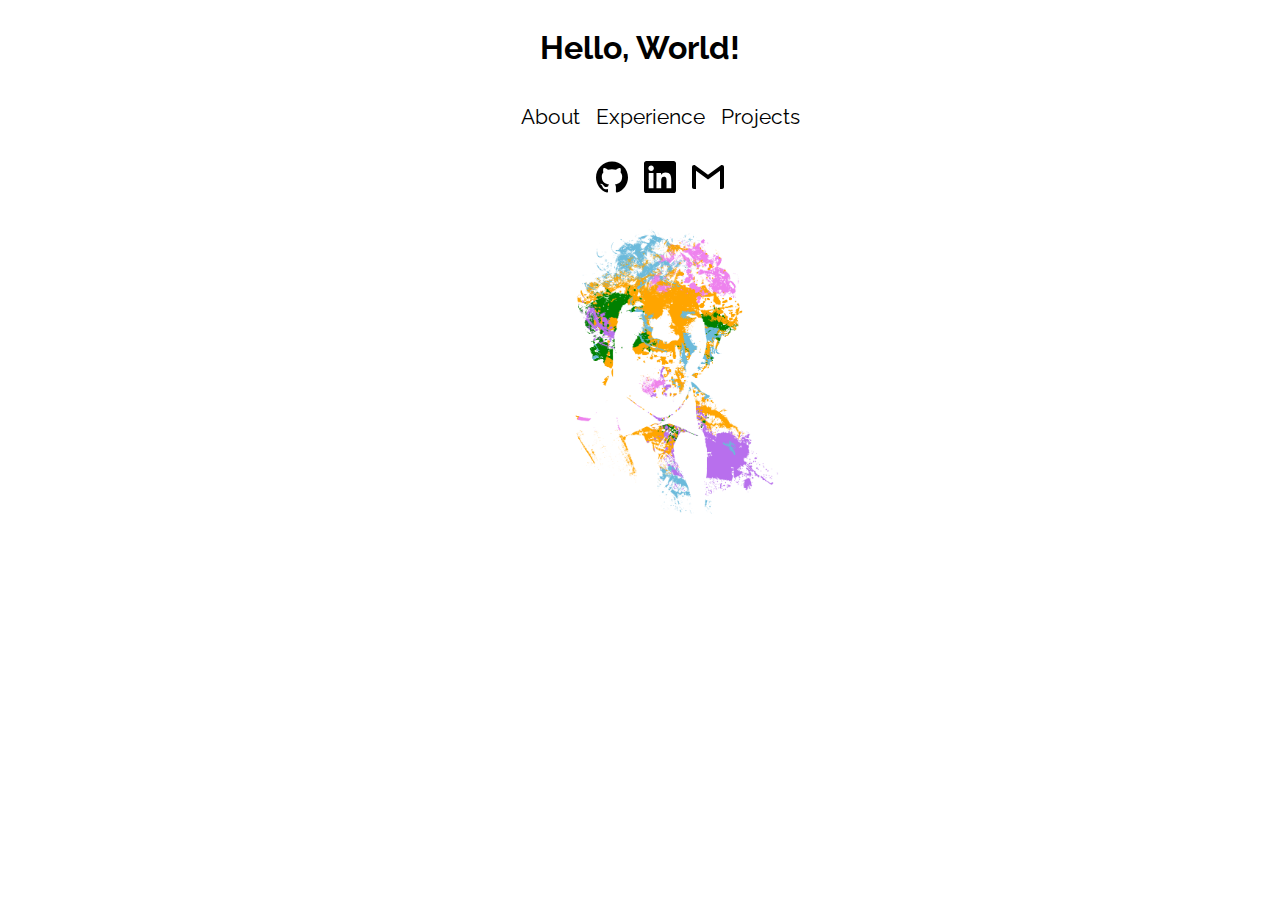
<file: index.html>
<!DOCTYPE html>
<html lang="en-US">
    <head>
        <meta charset="utf-8">
        <title>Dane Wrye</title>
        <link rel="icon" href="images/favicon.png">
        <link href="https://fonts.googleapis.com/css2?family=Raleway&display=swap" rel="stylesheet">
        <meta name="author" content="Dane Wrye">
        <meta name="description" content="A website portfolio do learn more about me, Dane Wrye.">
        <link href="styles/style.css" rel="stylesheet">
    </head>
    <body class="landing">
            <h1>Hello, World!</h1>
            <ul>
                <li><a href=about>About</a></li>
                <li><a href=experience>Experience</a></li>
                <li><a href=projects>Projects</a></li>
            </ul>
            <ul class="contact">
                <li class="social"><a href="https://github.com/danewrye"><img src="images/github.svg" alt="github"></a></li>
                <li class="social"><a href="https://www.linkedin.com/in/danewrye/"><img src="images/linkedin.svg" alt="linkedin"></a></li>
                <li class="social"><a href="mailto:danew49@gmail.com"><img src="images/gmail.svg" alt="gmail"></a></li>
            </ul>
            <div class="inkWrapper">
                <img class="ink" src="images/Dane_ink_portrait.png">
            </div>
    </body>
</html>
</file>
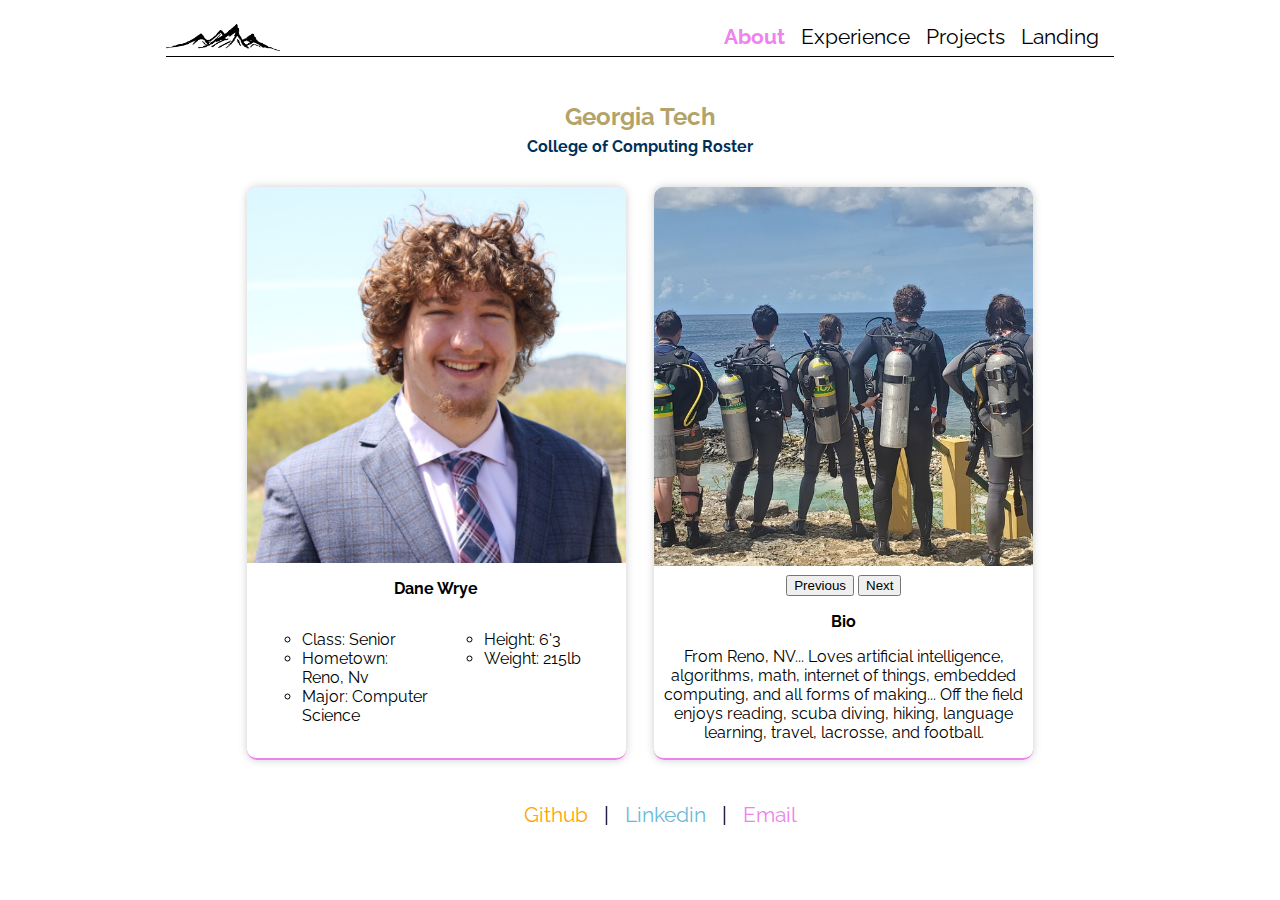
<file: about.html>
<!DOCTYPE html>
<html lang="en-US">
    <head>
        <meta charset="utf-8">
        <title>About</title>
        <link rel="icon" href="images/favicon.png">
        <link href="https://fonts.googleapis.com/css2?family=Raleway&display=swap" rel="stylesheet">
        <meta name="author" content="Dane Wrye">
        <meta name="description" content="A website portfolio do learn more about me, Dane Wrye.">
        <link href="styles/style.css" rel="stylesheet">
        <script src="scripts/about.js" defer></script>
    </head>
    <body>
        <header>
          <div class="mountainWrapper">
            <img class="mountains" src="images/mountains.png" alt="Mountain range image">
          </div>
          <div class="navigationWrapper">
            <ul class="navigation">
                <li class="selected"><a class="email" href=about>About</a></li>
                <li><a href=experience>Experience</a></li>
                <li><a href=projects>Projects</a></li>
                <li><a href=index>Landing</a></li>
            </ul>
          </div>
        </header>
        <section>
            <h2>Georgia Tech</h2>
            <h4>College of Computing Roster</h4>

            <div class="cardContainer">
                <div class="slideShowContainer leftMargin bottom">
                    <div class="slideshowDiv">
                        <img class="self" src="images/me.jpg" alt="Selected images of hobbies">
                    </div>
                    <div class="slideshowDescription">
                        <p class="descriptionTitle">Dane Wrye</p>
                        <div class="listContainer">
                            <div class="sublist">
                                <ul class="bullets free">
                                    <li>Class: Senior</li>
                                    <li>Hometown: Reno, Nv</li>
                                    <li>Major: Computer Science</li>
                                </ul>
                            </div>
                            <div class="sublist">
                                <ul class="bullets free">
                                    <li>Height: 6'3</li>
                                    <li>Weight: 215lb</li>
                                </ul>
                            </div>
                        </div>
                    </div>
                </div>

                <div class="slideShowContainer bottom">
                    <div class="slideshowDiv">
                        <img class="slide" alt="Selected images of hobbies">
                    </div>
                    <div class="slideshowDescription">
                        <button class="previous">Previous</button>
                        <button class="next">Next</button>
                        <p class="descriptionTitle">Bio</p>
                        <p class="description">From Reno, NV... Loves artificial intelligence, algorithms, math, internet of things, embedded computing, and all forms of making... Off the field enjoys reading, scuba diving, hiking, language learning, travel, lacrosse, and football. </p>
                    </div>
                </div>
            </div>

        </section>
        <footer class="footerContact">
            <ul>
                <li><a class="github" href="https://github.com/danewrye">Github</a></li>
                <li class="break">|</li>
                <li><a class="linkedin" href="https://www.linkedin.com/in/danewrye/">Linkedin</a></li>
                <li class="break">|</li>
                <li><a class="email" href="mailto:danew49@gmail.com">Email</a></li>
            </ul>
        </footer>
    </body>
</html>
</file>
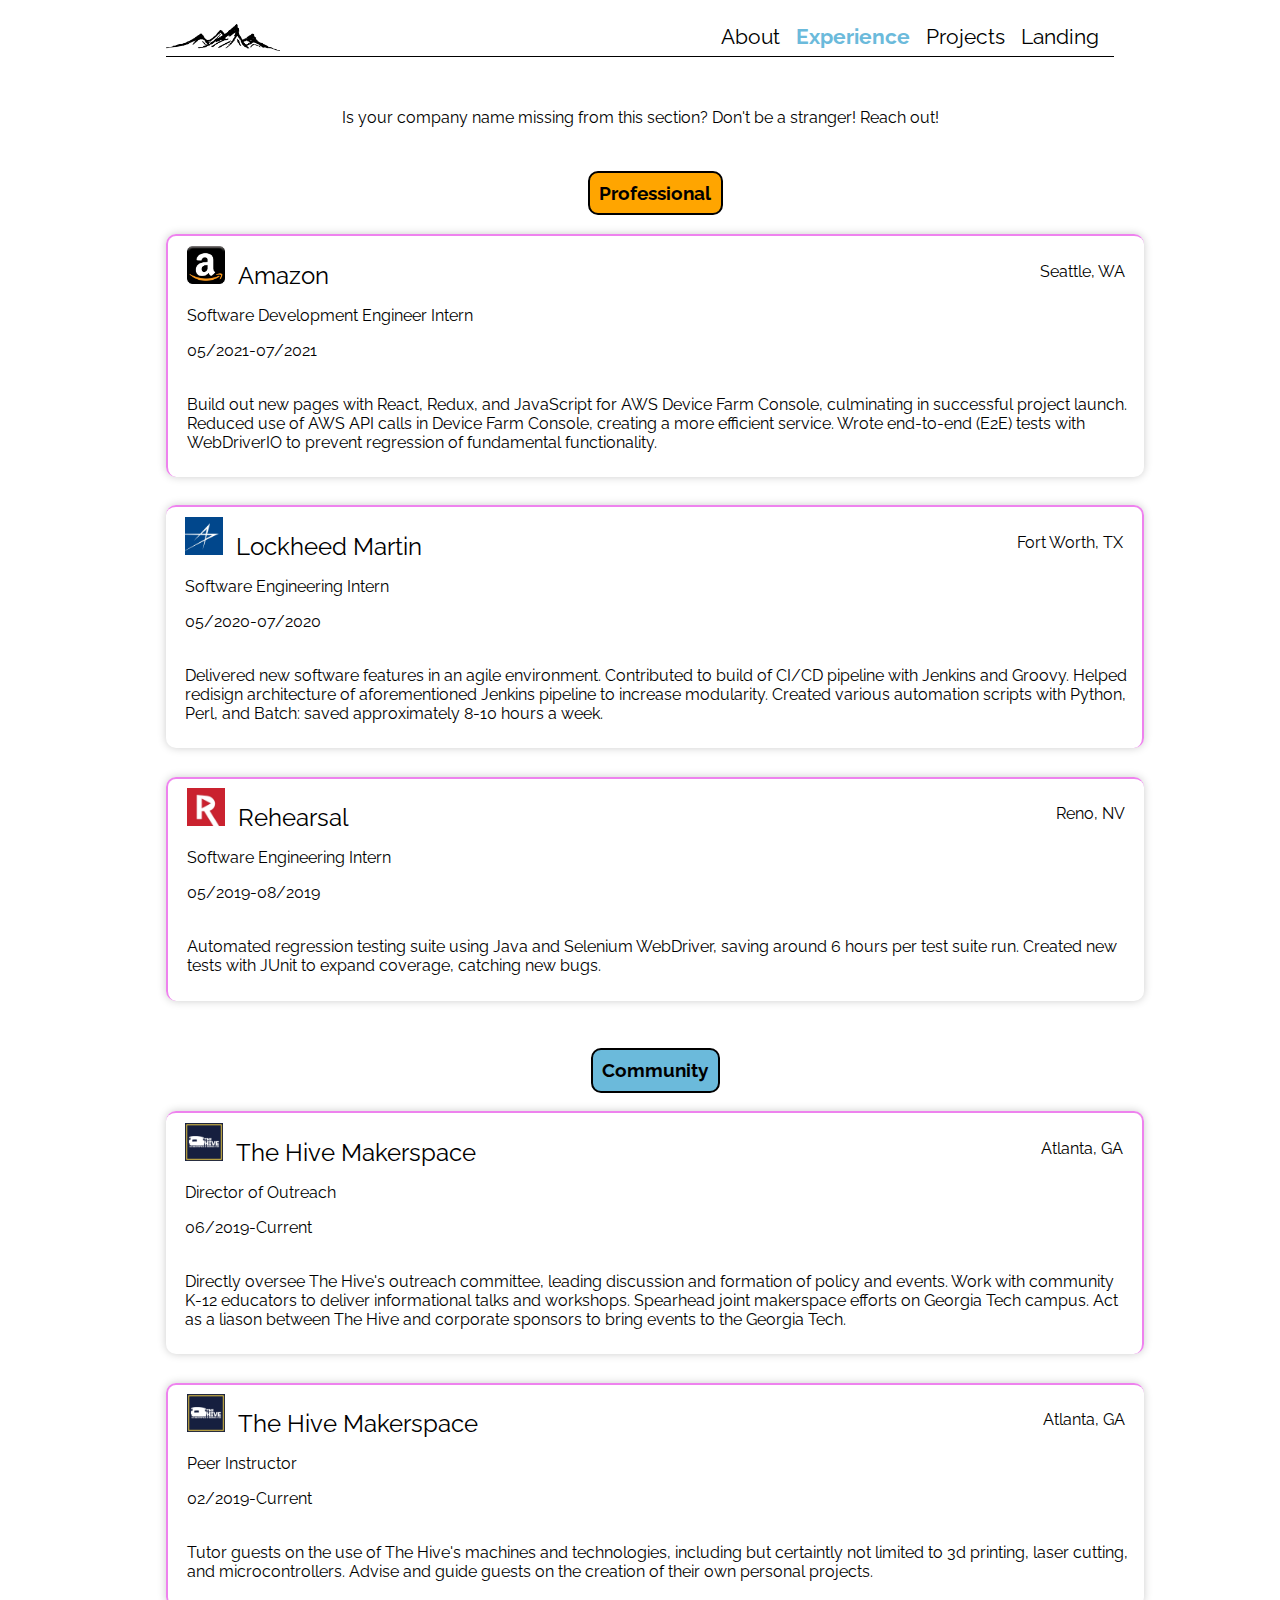
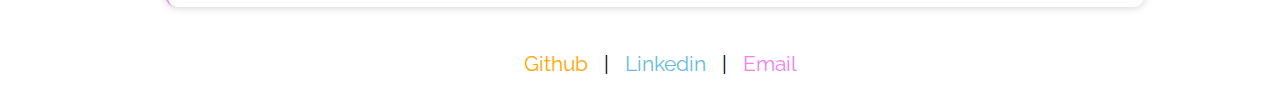
<file: experience.html>
<!DOCTYPE html>
<html lang="en-US">
    <head>
        <meta charset="utf-8">
        <title>Experience</title>
        <link rel="icon" href="images/favicon.png">
        <link href="https://fonts.googleapis.com/css2?family=Raleway&display=swap" rel="stylesheet">
        <meta name="author" content="Dane Wrye">
        <meta name="description" content="A website portfolio do learn more about me, Dane Wrye.">
        <link href="styles/style.css" rel="stylesheet">
    </head>
    <body>
        <header>
          <div class="mountainWrapper">
            <img class="mountains" src="images/mountains.png" alt="Mountain range image">
          </div>
          <div class="navigationWrapper">
            <ul class="navigation">
                <li><a href=about>About</a></li>
                <li class="selected"><a class="linkedin" href=experience>Experience</a></li>
                <li><a href=projects>Projects</a></li>
                <li><a href=index>Landing</a></li>
            </ul>
          </div>
        </header>
        <p class="hmu"> Is your company name missing from this section? Don't be a stranger! Reach out!</p>
        <section>
            <h3 class="professional">Professional</h3>
            <div class="expCard top left">
                <img class="logo" src="images/a2.png">
                <p class=workplace>Amazon</p>
                <p class=location>Seattle, WA</p>
                <p class=title>Software Development Engineer Intern</p>
                <p class=date>05/2021-07/2021</p>
                <p class=description><br>Build out new pages with React, Redux, and JavaScript for AWS Device Farm Console, culminating in successful project launch. Reduced use of AWS API calls in Device Farm Console, creating a more efficient service. Wrote end-to-end (E2E) tests with WebDriverIO to prevent regression of fundamental functionality.</p>
            </div>
            <div class="expCard top right">
                <img class="logo" src="images/lm.jpg">
                <p class=workplace>Lockheed Martin</p>
                <p class=location>Fort Worth, TX</p>
                <p class=title>Software Engineering Intern</p>
                <p class=date>05/2020-07/2020</p>
                <p class=description><br>Delivered new software features in an agile environment. Contributed to build of CI/CD pipeline with Jenkins and Groovy. Helped redisign architecture of aforementioned Jenkins pipeline to increase modularity. Created various automation scripts with Python, Perl, and Batch: saved approximately 8-10 hours a week.</p>
            </div>
            <div class="expCard top left">
                <img class="logo" src="images/rehearsal.png">
                <p class=workplace>Rehearsal</p>
                <p class=location>Reno, NV</p>
                <p class=title>Software Engineering Intern</p>
                <p class=date>05/2019-08/2019</p>
                <p class=description><br>Automated regression testing suite using Java and Selenium WebDriver, saving around 6 hours per test suite run. Created new tests with JUnit to expand coverage, catching new bugs.</p>
            </div>
            <h3 class="community">Community</h3>
            <div class="expCard top right">
                <img class="logo" src="images/hive.png">
                <p class=workplace>The Hive Makerspace</p>
                <p class=location>Atlanta, GA</p>
                <p class=title>Director of Outreach</p>
                <p class=date>06/2019-Current</p>
                <p class=description><br>Directly oversee The Hive's outreach committee, leading discussion and formation of policy and events. Work with community K-12 educators to deliver informational talks and workshops. Spearhead joint makerspace efforts on Georgia Tech campus. Act as a liason between The Hive and corporate sponsors to bring events to the Georgia Tech.</p>
            </div>
            <div class="expCard top left">
                <img class="logo" src="images/hive.png">
                <p class=workplace>The Hive Makerspace</p>
                <p class=location>Atlanta, GA</p>
                <p class=title>Peer Instructor</p>
                <p class=date>02/2019-Current</p>
                <p class=description><br>Tutor guests on the use of The Hive's machines and technologies, including but certaintly not limited to 3d printing, laser cutting, and microcontrollers. Advise and guide guests on the creation of their own personal projects. </p>
            </div>
        </section>
        <footer class="footerContact experiencePage">
            <ul>
                <li><a class="github" href="https://github.com/danewrye">Github</a></li>
                <li class="break">|</li>
                <li><a class="linkedin" href="https://www.linkedin.com/in/danewrye/">Linkedin</a></li>
                <li class="break">|</li>
                <li><a class="email" href="mailto:danew49@gmail.com">Email</a></li>
            </ul>
        </footer>
    </body>
</html>
</file>
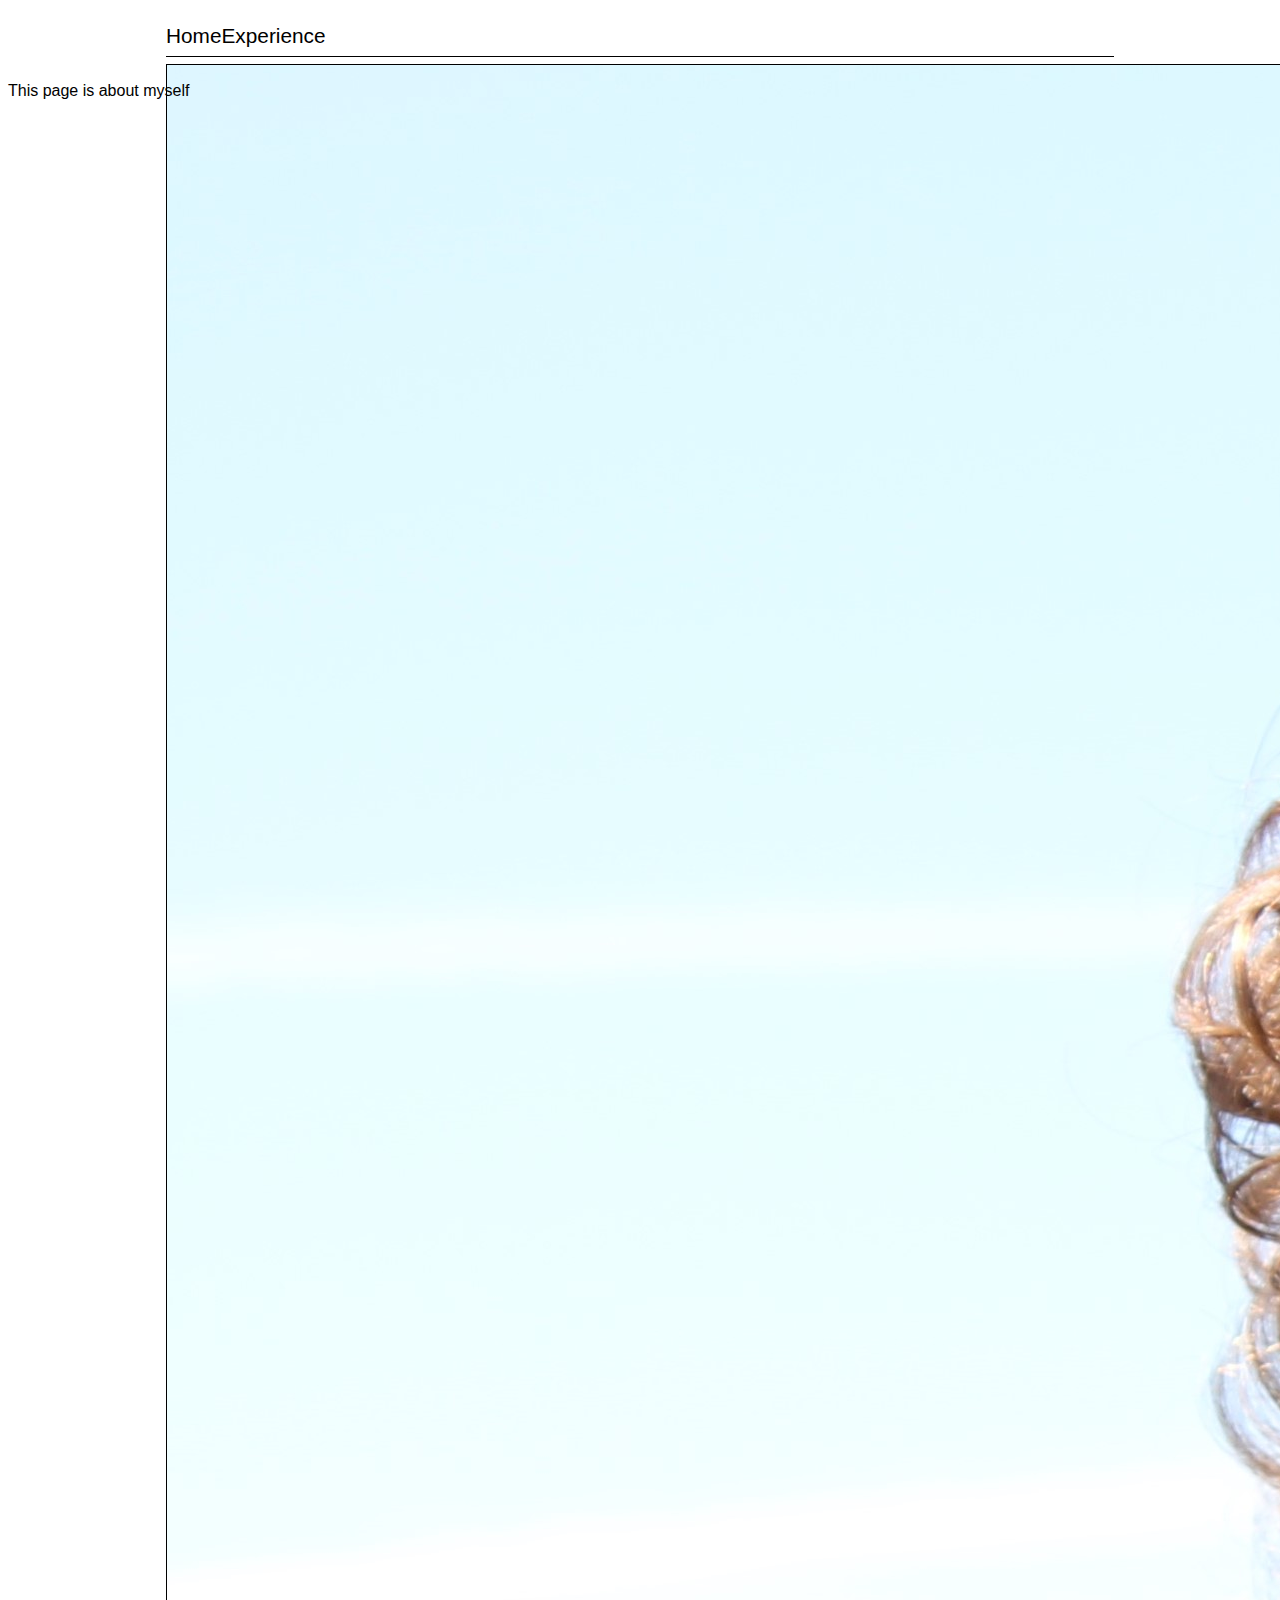
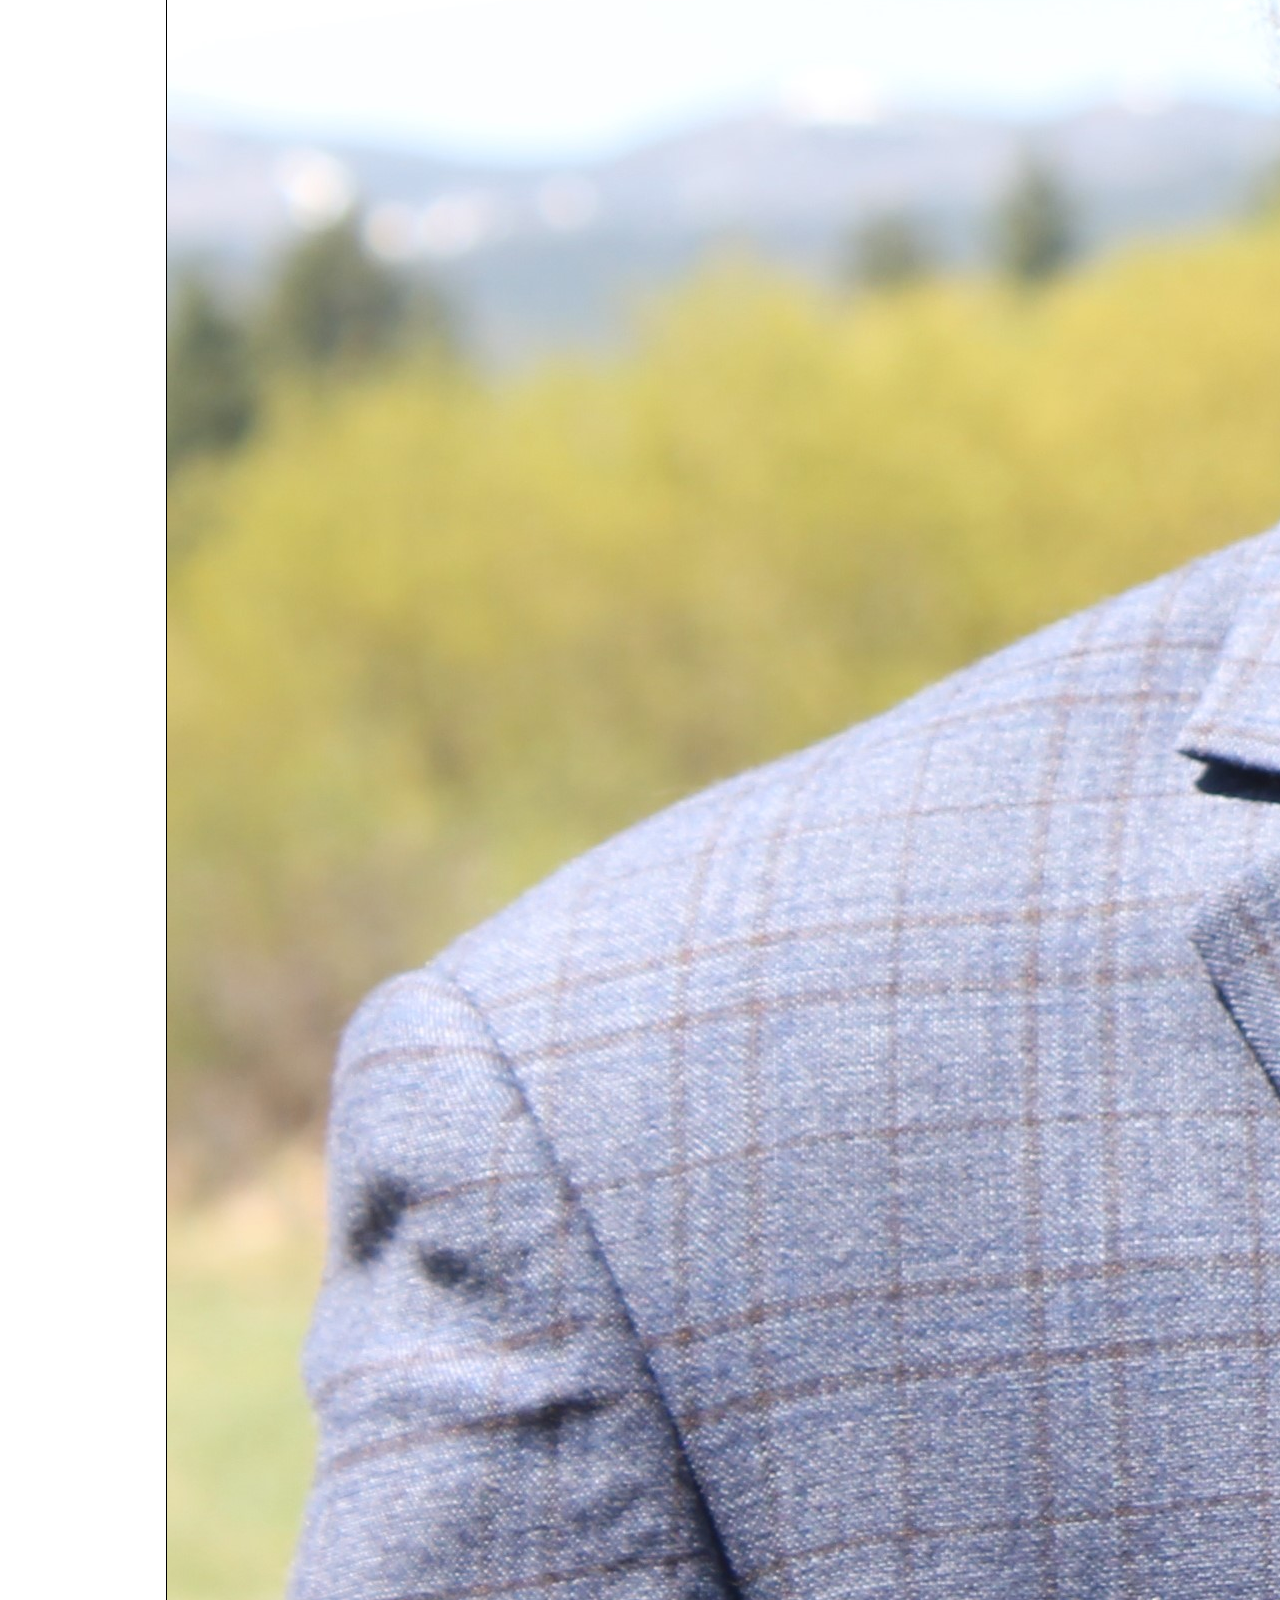
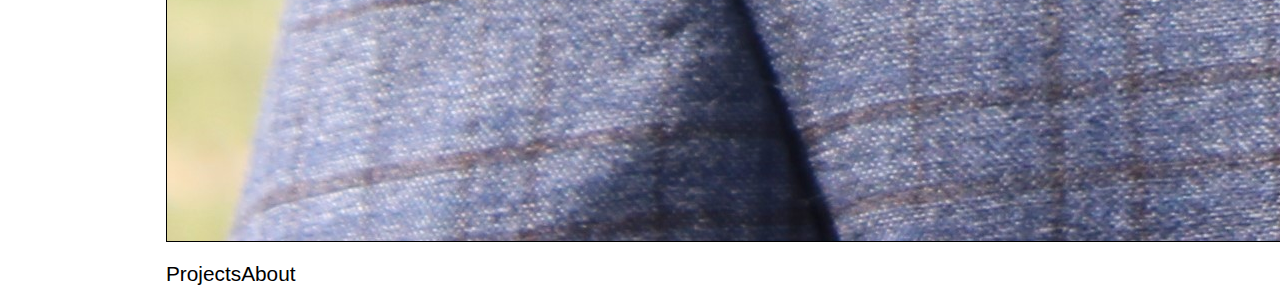
<file: personal.html>
<!DOCTYPE html>
<html lang="en-US">
  <head>
    <meta charset="utf-8">
    <title>Dane Wrye</title>
    <meta name="author" content="Dane Wrye">
    <meta name="description" content="A website portfolio do learn more about me, Dane Wrye.">
    <link href="styles/style.css" rel="stylesheet">
    <link href="https://fonts.googleapis.com/css?family=Open+Sans" rel="stylesheet">
  </head>
  <header>
        <div class="mini1">
            <p class="headertext"><a href=index.html>Home</a></p>
        </div>
        <div class="mini2">
            <p class="headertext"><a href=experience.html>Experience</a></p>
        </div>
        <div class="mainpic">
            <img class="me" src="images/me.jpg" alt="Picture of Dane" border="1">
        </div>
        <div class="mini3">
            <p class="headertext"><a href=projects.html>Projects</a></p>
        </div>
        <div class="curr4">
            <p class="headertext"><a href=personal.html>About</a></p>
        </div>
    </header>
  <body>
    <p>This page is about myself</p>
  </body>
</html>
</file>
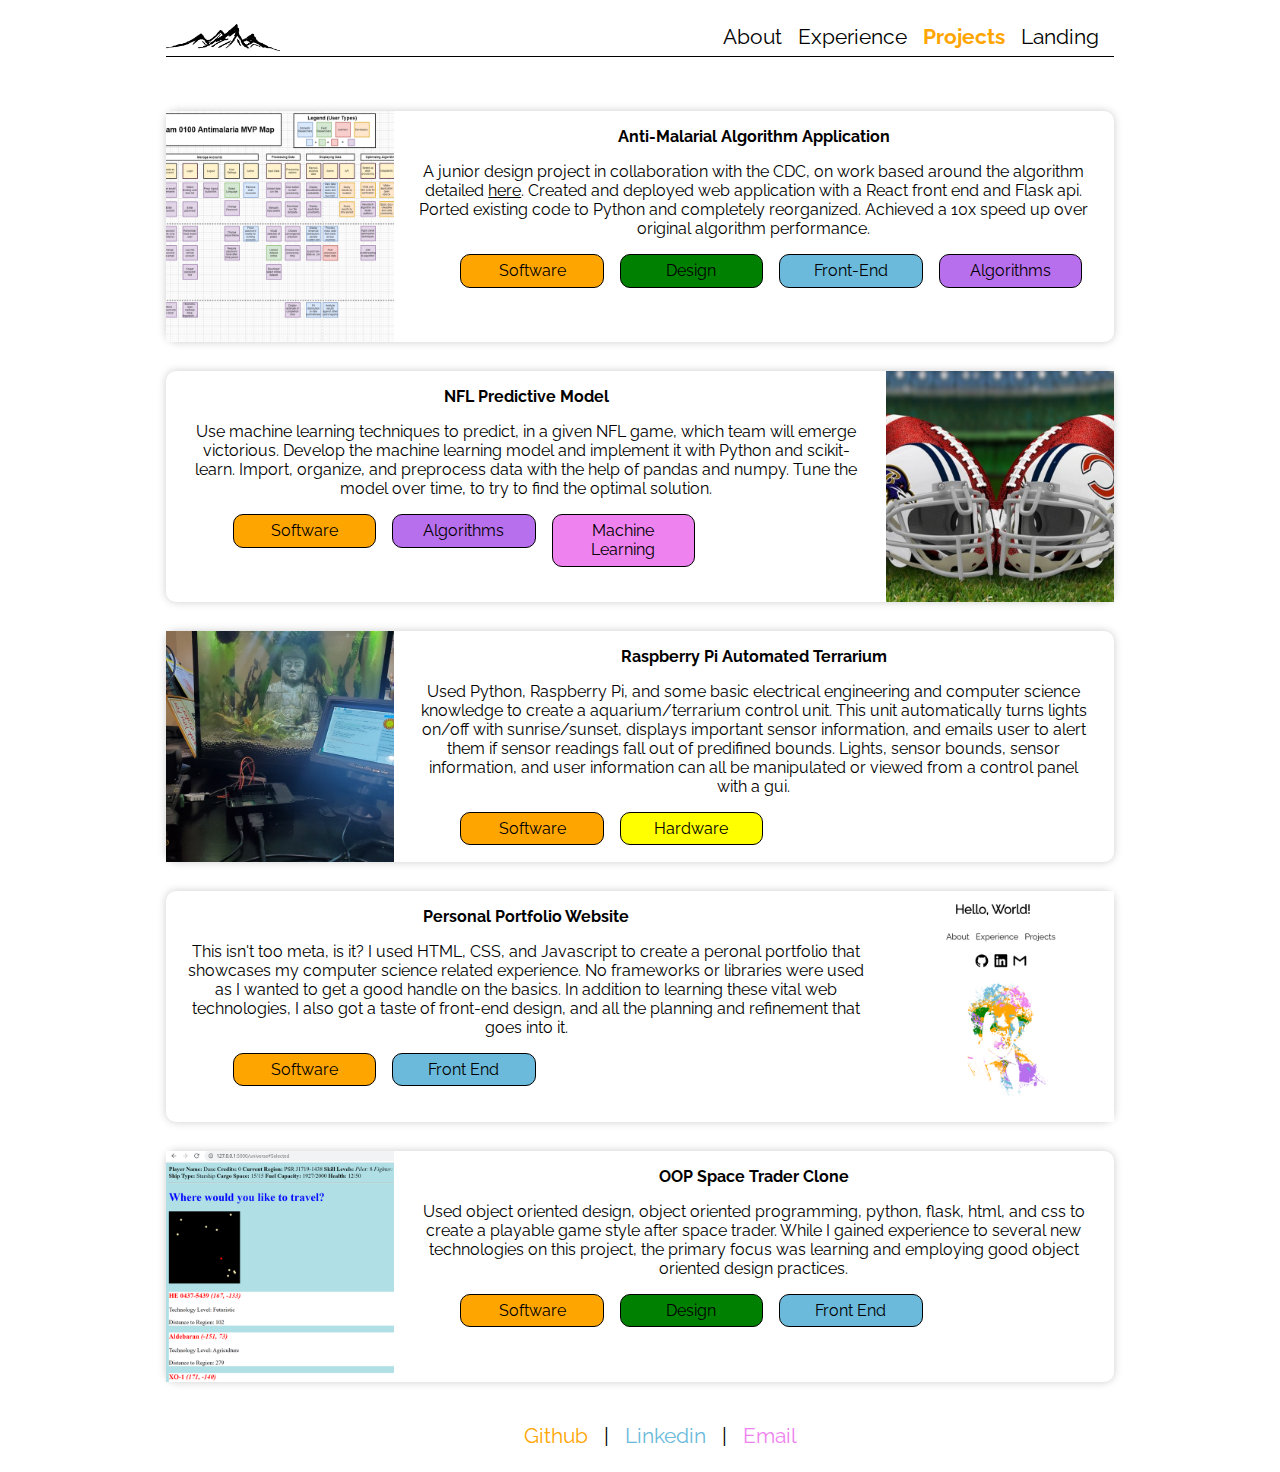
<file: projects.html>
<!DOCTYPE html>
<html lang="en-US">
    <head>
        <meta charset="utf-8">
        <title>Projects</title>
        <link rel="icon" href="images/favicon.png">
        <link href="https://fonts.googleapis.com/css2?family=Raleway&display=swap" rel="stylesheet">
        <meta name="author" content="Dane Wrye">
        <meta name="description" content="A website portfolio do learn more about me, Dane Wrye.">
        <link href="styles/style.css" rel="stylesheet">
        <!--<script src="scripts/projects.js" defer></script>-->
    </head>
    <body>
        <header>
          <div class="mountainWrapper">
            <img class="mountains" src="images/mountains.png" alt="Mountain range image">
          </div>
          <div class="navigationWrapper">
            <ul class="navigation">
                <li><a href=about>About</a></li>
                <li><a href=experience>Experience</a></li>
                <li class="selected"><a class="github" href=projects>Projects</a></li>
                <li><a href=index>Landing</a></li>
            </ul>
          </div>
        </header>
        <section>

          <!--

          <div class="tagsWrapper">
            <ul class="tags">
              <li class="all" id="selected'">All</li>
              <li class="software" id="unselected">Software</li>
              <li class="hardware" id="unselected">Hardware</li>
              <li class="design" id="unselected">Design</li>
              <li class="front_end" id="unselected">Front-End</li>
              <li class="algorithms" id="unselected">Algorithms</li>
              <li class="machine_learning" id="unselected">Machine Learning</li>
            </ul>
          </div>
          -->

          <!-- <h3>Selected Projects</h3> -->

          <div class="projectCard">
            <div class="projectImageContainer">
              <img class="projectImage" src="images/cdc_square.png">
            </div>
            <div class="projectDescription">
              <p class="projectTitle">Anti-Malarial Algorithm Application</p>
              <p class="projectText">A junior design project in collaboration with the CDC, on work based around the algorithm detailed <a class="malariaLink" href="https://aac.asm.org/content/59/10/6096.short">here</a>. Created and deployed web application with a React front end and Flask api. Ported existing code to Python and completely reorganized. Achieved a 10x speed up over original algorithm performance.</p>
              <ul class="projectTags">
                <li class="software">Software</li>
                <li class="design">Design</li>
                <li class="front_end">Front-End</li>
                <li class="algorithms">Algorithms</li>
              </ul>
            </div>
          </div>

          <div class="projectCard">
            <div class="projectDescription">
              <p class="projectTitle">NFL Predictive Model</p>
              <p class="projectText">Use machine learning techniques to predict, in a given NFL game, which team will emerge victorious. Develop the machine learning model and implement it with Python and scikit-learn. Import, organize, and preprocess data with the help of pandas and numpy. Tune the model over time, to try to find the optimal solution.</p>
              <ul class="projectTags">
                <li class="software">Software</li>
                <li class="algorithms">Algorithms</li>
                <li class="machine_learning">Machine Learning</li>
              </ul>
            </div>
            <div class="projectImageContainer">
              <img class="projectImage" src="images/nfl_square.jpg">
            </div>
          </div>

          <div class="projectCard">
            <div class="projectImageContainer">
              <img class="projectImage" src="images/piController_square.jpg">
            </div>
            <div class="projectDescription">
              <p class="projectTitle">Raspberry Pi Automated Terrarium</p>
              <p class="projectText">Used Python, Raspberry Pi, and some basic electrical engineering and computer science knowledge to create a aquarium/terrarium control unit. This unit automatically turns lights on/off with sunrise/sunset, displays important sensor information, and emails user to alert them if sensor readings fall out of predifined bounds. Lights, sensor bounds, sensor information, and user information can all be manipulated or viewed from a control panel with a gui. </p>
              <ul class="projectTags">
                <li class="software">Software</li>
                <li class="hardware">Hardware</li>
              </ul>
            </div>
          </div>

          <div class="projectCard">
            <div class="projectDescription">
              <p class="projectTitle">Personal Portfolio Website</p>
              <p class="projectText">This isn't too meta, is it? I used HTML, CSS, and Javascript to create a peronal portfolio that showcases my computer science related experience. No frameworks or libraries were used as I wanted to get a good handle on the basics. In addition to learning these vital web technologies, I also got a taste of front-end design, and all the planning and refinement that goes into it.</p>
              <ul class="projectTags">
                <li class="software">Software</li>
                <li class="front_end">Front End</li>
              </ul>
            </div>
            <div class="projectImageContainer">
              <img class="projectImage" src="images/website_square.png">
            </div>
          </div>

          <div class="projectCard">
            <div class="projectImageContainer">
              <img class="projectImage" src="images/spaceTrader_square.png">
            </div>
            <div class="projectDescription">
              <p class="projectTitle">OOP Space Trader Clone</p>
              <p class="projectText">Used object oriented design, object oriented programming, python, flask, html, and css to create a playable game style after space trader. While I gained experience to several new technologies on this project, the primary focus was learning and employing good object oriented design practices.</p>
              <ul class="projectTags">
                <li class="software">Software</li>
                <li class="design">Design</li>
                <li class="front_end">Front End</li>
              </ul>
            </div>
          </div>

        </section>
        <footer class="footerContact">
            <ul>
                <li><a class="github" href="https://github.com/danewrye">Github</a></li>
                <li class="break">|</li>
                <li><a class="linkedin" href="https://www.linkedin.com/in/danewrye/">Linkedin</a></li>
                <li class="break">|</li>
                <li><a class="email" href="mailto:danew49@gmail.com">Email</a></li>
            </ul>
        </footer>
    </body>
</html>
</file>
<file: styles/style.css>
section {
    display: flex;
    flex-direction: column;
    flex-wrap: wrap;
    width: 75%;
    align-items: flex-start;
    margin-top: 2%;
    margin-left: auto;
    margin-right: auto;
}

header {
    display: flex;
    width: 75%;
    height: 3rem;
    flex-direction: row;
    flex-wrap: wrap;
    margin-left: auto;
    margin-right: auto;
    margin-bottom: 2%;
    border-bottom: solid 1px black;
}

ul {
    display: flex;
    list-style: none;
}

li {
    margin-left: .5rem;
    margin-right: .5rem;
    color: black;
}

a {
    color: black;
    font-size: 1.3rem;
    text-decoration: none;
}

h2 {
    margin-left: auto;
    margin-right: auto;
    color: #B3A369;
}

h3 {
    border-radius: 10px;
    border: 2px solid black;
    color: black;
    padding: 1%;
    margin-left: auto;
    margin-right: auto;
}

h4 {
    margin-top: -1.5%;
    margin-left: auto;
    margin-right: auto;
    color: #003057;
}

body {
    font-family: 'Raleway', sans-serif;
}

button {
    margin-top: 1.5%;
}

footer {
    padding-top: 2%;
}

/* general classes */

.selected {
    font-weight: bold;
    color: orange;
}

.mountainWrapper {
    position: relative;
    width: 30%;
}

.mountains {
    margin-top: auto;
    margin-bottom: auto;
    position: absolute;
    left: 0;
    bottom: 10%;
    width: 40%;
    height: auto;
}

.navigationWrapper {
    display: block;
    position: relative;
    width: 70%;
    margin-bottom: 1%;
}

.navigation {
    position: absolute;
    right: 1%;
}

.footerContact {
    display: flex;
    align-items: center;
    flex-direction: column;
    flex-wrap: wrap;
}

.github {
    color: #ffa500;
}

.linkedin {
    color: #6bbadb;
}

.email {
    color: #ee82ee;
}

.break {
    color: black;
    font-size: 1.3rem;
}

.experiencePage {
    padding-top: 0%;
}

/* class specific to index.html */


.landing {
    display: flex;
    align-items: center;
    flex-direction: column;
    flex-wrap: wrap;
}

.social {
    width: 2rem;
    height: 2rem;
}

.inkWrapper {
    margin-left: auto;
    margin-right: auto;
    width: 25%;
}

.ink {
    width: 100%;
    height: 100%;
}

/* class specific to about.html */


.bullets {
    list-style-type: circle;
    display: block;
}

.listContainer {
    display: flex;
}

.sublist {
    width: 50%;
}

.cardContainer {
    display: flex;
    justify-content: center;
}

.slideShowContainer {
    align-items: center;
    display: flex;
    flex-direction: column;
    margin-top: 1%;
    width: 40%;
    box-shadow: 0 0 8px #ccc;
    border-radius: 10px;
}

.leftMargin {
    margin-right: 3%;
}

.self {
    width: 100%;
    height: 100%;
    border-top-left-radius: 10px;
    border-top-right-radius: 10px;
}

.slide {
    width: 100%;
    height: auto;
    border-top-left-radius: 10px;
    border-top-right-radius: 10px;
}

.slideshowDescription {
    padding-left: 2%;
    padding-right: 2%;
    text-align: center;
}

.free {
    text-align: left;
}

.descriptionTitle {
    font-weight: bold;
    margin-left: auto;
    margin-right: auto;
}

/* class specific to experience.html */

.professional {
    background-color: #ffa500;
}

.community {
    background-color: #6bbadb;
}

.hmu {
    text-align: center;
    padding-top: 2%;
}

.logo {
    width: 4%;
    height: auto;
    display: inline;
    margin-right: 1%;
}

.workplace {
    display: inline;
    font-size: 1.5rem;
}

.location {
    display: inline;
    position: absolute;
    right: 2%;
}

.expCard {
    /*border-left: solid 2px #ee82ee;
    border-right: solid 2px #ee82ee;
    */
    padding: 1%;
    box-shadow: 0 0 8px #ccc;
    border-radius: 10px;
    position: relative;
    width: 100%;
    border-left-size: 2%;
    padding-left: 2%;
    margin-bottom: 3%;
    transition: all .2s ease-in-out;
}

/*
.expCard:hover {
    transform: scale(1.1);
}
*/

.top {
    border-top: solid 2px #ee82ee;
}

.bottom {
    border-bottom: solid 2px #ee82ee;
}

.left {
    border-left: solid 2px #ee82ee;
}

.right {
    border-right: solid 2px #ee82ee;
}

/* class specific to projects.html */

#selected {
    opacity: 100%;
}

#unselected {
    opacity: 40%;
}

.all {
    background-color: #ff0000;
}

.software {
    background-color: #ffa500;
}

.hardware {
    background-color: #ffff00;
}

.design {
    background-color: #008000;
}

.front_end  {
    background-color: #6bbadb;
}

.algorithms {
    background-color: #b86fed;
}

.machine_learning {
    background-color: #ee82ee;
}

.tagsWrapper {
    width: 100%;
}

.tags > li {
    cursor: pointer;
    width: 20%;
    height: 10%;
    border: solid 1px black;
    padding: 1%;
    border-radius: 10px;
    text-align: center;
}

.projectCard {
    border: none;
    box-shadow: 0 0 8px #ccc;
    height: 10%;
    width: 100%;
    display: flex;
    margin-top: 3%;
    border-radius: 10px;
}

.projectImageContainer {
    width: 25%;
}

.projectImage {
    width: 100%;
    height: 100%;
}

.projectDescription {
    padding-left: 2%;
    padding-right: 2%;
    width: 75%;
    text-align: center;
}

.projectTitle {
    font-weight: bold;
}

.projectTags > li {
    width: 20%;
    height: 10%;
    border: solid 1px black;
    padding: 1%;
    border-radius: 10px;
}

.malariaLink {
    color: black;
    font-size: inherit;
    text-decoration: underline;
}
</file>
